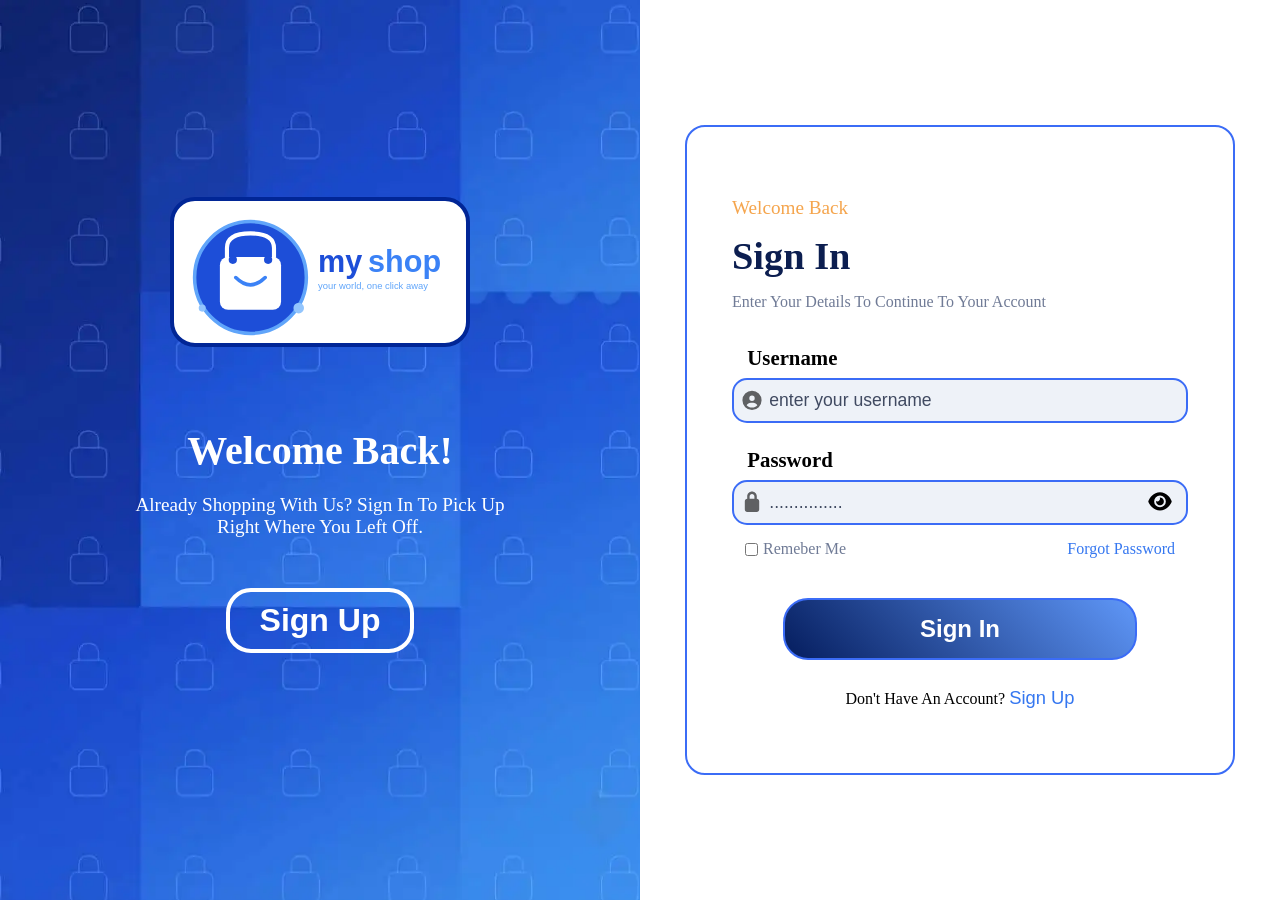
<file: login.html>
<!DOCTYPE html>
<html lang="en">
<head>
    <meta charset="UTF-8">
    <meta name="viewport" content="width=device-width, initial-scale=1.0">
    <title>Login</title>
    <link rel="stylesheet" href="css/all.min.css">
    <link rel="stylesheet" href="css/login.css">
</head>
<body>

    <!-- * start sectionLogin -->
    <div class="res">
        <button class="back" type="button" id="resin">sign in</button>
        <button class="" type="button" id="resup">sign up</button>
    </div>
    <section class="sectionlogin" id="sectionlogin">
        <div class="loginForm">
            <div class="headerLogin">
                <span>welcome back</span>
                <h3 id="headLogin">sign in</h3>
                <p>enter your details to continue to your account</p>
            </div>

            <form>
                <div class="inputLogin">
                    <div class="user">
                        <label for="inUser">username</label>
                        <input id="inUser" type="text" placeholder="Enter Your Username">
                        <i class="fa-solid fa-circle-user I"></i>
                        <span id="SinUser"></span>
                    </div>

                    <div class="pass">
                        <label for="inPass">password</label>
                        <input id="inPass" type="password" placeholder=".........." >
                        <i class="fa-solid fa-lock I"></i>
                        <button type="button" class="eay" id="eay1">
                            <div id="eyeOpen1" >
                                <i class="fa-solid fa-eye" ></i> 
                            </div>
                            <div id="eyeClose1" >
                                <i class="fa-solid fa-eye-slash" ></i>
                            </div>
                        </button>
                        <span id="SinPass"></span>
                    </div>
                </div>

                <div class="dash">
                    <div class="mebox">
                        <input id="checkme" type="checkbox">
                        <label for="checkme">Remeber me</label>
                    </div>

                    <div class="forgot">
                        <a href="">Forgot Password</a>
                    </div>
                </div>

                <button type="submit" id="login">sign in</button>
            </form>

            <div class="creat">
                <p>Don't have an account? <button type="button" id="creatBtn">Sign up</button></p>
            </div>
        </div>
    </section>
    <!-- * end sectionLogin -->

    <!-- * start sectionSingup -->
        <section class="sectionsignup none" id="sectionsignup">
        <div class="signupForm">
            <div class="headerSignup">
                <span>Welcome!</span>
                <h3 id="headSign">sign up</h3>
                <p>Create an account and become a user for MYSHOP</p>
            </div>

            <form>
                <div class="inputSignup">
                    <div class="user">
                        <label for="upUser">username</label>
                        <input id="upUser" type="text" placeholder="Enter Your Username">
                        <i class="fa-solid fa-circle-user I"></i>
                        <span id="SupUser"></span>
                    </div>

                    <div class="email">
                        <label for="upEmail">email</label>
                        <input id="upEmail" type="email" placeholder="example@epitome.com">
                        <i class="fa-solid fa-at I"></i>
                        <span id="SupEmail"></span>
                    </div>

                    <div class="pass">
                        <label for="upPass">password</label>
                        <input id="upPass" type="password" placeholder=".........." >
                        <i class="fa-solid fa-lock I"></i>
                        <button type="button" class="eay" id="eay2">
                            <div id="eyeOpen2" >
                                <i class="fa-solid fa-eye" ></i> 
                            </div>
                            <div id="eyeClose2" >
                                <i class="fa-solid fa-eye-slash" ></i>
                            </div>
                        </button>
                        <span id="SupPass"></span>
                    </div>
                </div>

                <button type="submit" id="signup">sign up</button>
            </form>

            <div class="arrd">
                <p>Already have an account? <button type="button" id="arrdBtn">Sign in</button></p>
            </div>
        </div>
    </section>
    <!-- * end sectionSingup -->
    
    <!-- * start overlay -->
    <div id="overlay">
        <div class="cont">
            <div id="contLogin" >
                <div class="layLogo">
                    <img src="img/myshop_logo.svg" alt="">
                </div>

                <div class="layHead">
                    <h2>Welcome Back!</h2>
                </div>

                <div class="layP">
                    <p>Already shopping with us? Sign in to pick up right where you left off.</p>
                </div>

                <button class="repBtn" type="button" id="layLoginBtn">Sign up</button>
            </div>

            <div id="contSignup" class="none">
                <div class="layLogo">
                    <img src="img/myshop_logo.svg" alt="">
                </div>

                <div class="layHead">
                    <h2>Hello, Friend!</h2>
                </div>

                <div class="layP">
                    <p>Don't have an account yet? Sign up and start exploring everything myshop has for you.</p>
                </div>

                <button class="repBtn" type="button" id="laysignBtn">Sign in</button>
        </div>
    </div>


    <!-- * hava script filse -->
    <script src="js/all.min.js"></script>
    <script src="js/main.js"></script>
    <script src="js/mood.js"></script>
    <script src="js/login.js"></script>
</body>
</html>
</file>
<file: css/login.css>
.mood {
    background-color: #0c1e50;
    padding: 8px 5px;
    width: 80px;
    display: flex;
    align-items: center;
    justify-content: space-between;
    border: #3B6CF6 2px solid;
    border-radius: 65px;
    -webkit-border-radius: 65px;
    -moz-border-radius: 65px;
    -ms-border-radius: 65px;
    -o-border-radius: 65px;
    font-size: 1.1rem;
    cursor: pointer;
    position: relative;
}

.mood:hover {
    transform: scale(1.1,1.1);
    -webkit-transform: scale(1.1,1.1);
    -moz-transform: scale(1.1,1.1);
    -ms-transform: scale(1.1,1.1);
    -o-transform: scale(1.1,1.1);
}

.mood :nth-child(1) {
    z-index: 900;
}
.mood :nth-child(2) {
    z-index: 900;
}

.mood .navBtn {
    position: absolute;
    background-color: rgb(255, 255, 255);
    width: 28px;
    height: 28px;
    border-radius: 50%;
    -webkit-border-radius: 50%;
    -moz-border-radius: 50%;
    -ms-border-radius: 50%;
    -o-border-radius: 50%;
    top: calc(50% - 14px);
    z-index: 899;
}


/* * start style login */

*,
*,
*::after,
*::before {
    margin: 0;
    padding: 0;
    border: none;
    outline: none;
    list-style: none;
    text-decoration: none;
    color: black;
    box-sizing: border-box;
    text-transform: capitalize;
    transition: all 0.4s ease;
    -webkit-transition: all 0.4s ease;
    -moz-transition: all 0.4s ease;
    -ms-transition: all 0.4s ease;
    -o-transition: all 0.4s ease;
}

body {
    overflow: hidden;
    width: 100%;
    height: 100vh;
    position: relative;
}

/* *start style sectionlogin */
.sectionlogin {
    right: 0;
    top: 0;
}

.loginForm {
    height: 650px;
}

.dash {
    display: flex;
    margin:auto;
    width: 85%;
    margin-top: 15px;
    justify-content: space-between;
}

.mebox {
    display: flex;
    justify-content: center;
    align-items: center;
    gap: 5px;
}

.mebox input {
    cursor: pointer;
}

.mebox label {
    color: #707b96 !important;
    cursor: pointer;
}

.forgot a{
    color: #3577F0 !important;
}

.forgot a:hover {
    text-decoration: underline;
    color: #76a1f1 !important;
}

/* *end style sectionlogin */





/* * start style sectionsugnup  */
.sectionsignup {
    top: 0;
    left: 0;
}

.signupForm {
    height: 700px;
}

/* * end style sectionsugnup  */







/* * start style sectionlogin && sectionsugnup */
.sectionlogin,
.sectionsignup {
    width: 50%;
    height: 100%;
    position: absolute;
    display: flex;
    align-items: center;
    justify-content: center;
}

.loginForm,
.signupForm {
    background-color: rgba(255, 255, 255, 0.2);
    backdrop-filter: blur(20px);
    border: #3B6CF6 2px solid;
    width: 550px;
    padding: 20px;
    border-radius: 20px;
    -webkit-border-radius: 20px;
    -moz-border-radius: 20px;
    -ms-border-radius: 20px;
    -o-border-radius: 20px;
    display: flex;
    flex-direction: column;
    justify-content: flex-start;
    gap: 35px;
}


.headerLogin,
.headerSignup {
    margin-top: 50px;
    margin-left: 25px;
    display: flex;
    flex-direction: column;
    gap: 15px
}

.headerLogin span,
.headerSignup span {
    font-size: 1.2rem;
    color: #F5A54D !important;
}

#headLogin,
#headSign {
    font-size: 2.4rem;
    font-weight: 900;
}

.headerLogin p,
.headerSignup p {
    color: #707b96 !important;
}


.colorDark {
    color: #3B6CF6 !important;
}

.colorLight {
    color: #0c1e50 !important;
}

.inputLogin,
.inputSignup {
    display: flex;
    flex-direction: column;
    gap: 25px;
    align-items: center;
    justify-content: center;
}

.user,
.email,
.pass {
    display: flex;
    flex-direction: column;
    gap: 8px; 
    width: 90%;
    position: relative;
}


.user span,
.email span,
.pass span {
    position: absolute;
    background-color: rgb(255, 200, 200);
    right: 10px;
    width: 70%;
    z-index: -1;
    font-size: 0.8rem;
    top: -10px;
    border-radius: 5px;
    -webkit-border-radius: 5px;
    -moz-border-radius: 5px;
    -ms-border-radius: 5px;
    -o-border-radius: 5px;
    color: rgb(255, 0, 0) !important;
    box-shadow: 0 0 10px 0px rgba(255, 0, 0, 0.479);
}

.user label,
.email label,
.pass label {
    font-size: 1.3rem;
    font-weight: 800;
    margin-left: 15px;
}

.user input,
.email input,
.pass input {
    background-color: #c9d4e750;
    backdrop-filter: blur(20px);
    border: #3B6CF6 2px solid;
    width: 100%;
    padding: 10px 20px 10px 35px;
    font-size: 1.1rem;
    font-weight: 500;
    border-radius: 15px;
    -webkit-border-radius: 15px;
    -moz-border-radius: 15px;
    -ms-border-radius: 15px;
    -o-border-radius: 15px;
    text-transform:none;
}

.user input::placeholder,
.email input::placeholder ,
.pass input::placeholder {
    color: #404a61 !important;
    text-transform: lowercase;
}



.user input:focus,
.email input:focus,
.pass input:focus {
    transform: scale(1.05,1.1);
    -webkit-transform: scale(1.05,1.1);
    -moz-transform: scale(1.05,1.1);
    -ms-transform: scale(1.05,1.1);
    -o-transform: scale(1.05,1.1);
    box-shadow: 0 0 10px 10px #3b6df62d;
    background-color: rgba(255, 255, 255, 0.1);
    padding: 10px 20px 10px 40px;
}

.I {
    position: absolute;
    left: 8px;
    top: 50%;
    font-size: 1.2rem;
    transform: translateY(30%);
    -webkit-transform: translateY(30%);
    -moz-transform: translateY(30%);
    -ms-transform: translateY(30%);
    -o-transform: translateY(30%);
    opacity: 0.6;
}


.user:has(input:focus) .I {
    left: 0px;
}

.email:has(input:focus) .I {
    left: 0px;
}

.pass:has(input:focus) .I {
    left: 0px;
}

.eay {
    background-color: transparent;
    position: absolute;
    top: 42px;
    right: 15px;
    font-size: 1.3rem;
    overflow: hidden;
    cursor: pointer;
}

#login,
#signup {
    display: block;
    background: linear-gradient(45deg, #051d5e, #5f97f8);
    width: 70%;
    margin:auto;
    margin-top: 40px;
    padding: 15px 10px;
    font-size: 1.5rem;
    font-weight: 900;
    color: white !important;
    border-radius: 25px;
    -webkit-border-radius: 25px;
    -moz-border-radius: 25px;
    -ms-border-radius: 25px;
    -o-border-radius: 25px;
    cursor: pointer;
    border: #3B6CF6 2px solid;
    transition: all 0.4s ease;
    -webkit-transition: all 0.4s ease;
    -moz-transition: all 0.4s ease;
    -ms-transition: all 0.4s ease;
    -o-transition: all 0.4s ease;
}

#login:hover,
#signup:hover {
    background: linear-gradient(45deg, #ffffff67, #83b1ff3a);
    border: #3B6CF6 2px solid;
    color: #3B6CF6 !important;
    transform: scale(1.1,1.1);
    -webkit-transform: scale(1.1,1.1);
    -moz-transform: scale(1.1,1.1);
    -ms-transform: scale(1.1,1.1);
    -o-transform: scale(1.1,1.1);
    box-shadow: 0 0 10px 10px #3b6df62d;
} 

.creat,
.arrd {
    width: 100%;
    margin-top: -8px;
    text-align: center;
}

#creatBtn,
#arrdBtn {
    background-color: transparent;
    font-size: 1.15rem;
    cursor: pointer;
    color: #3577F0 !important;
}

.none {
    display: none !important;
}

/* * end style sectionlogin && sectionsugnup */



/* * start style overlay */
#overlay {
    width: 50%;
    height: 100%;
    position: absolute;
    z-index: 1000;
    background-image: url(../img/backlogin-ezgif.com-jpg-to-webp-converter.webp);
    background-size: cover;
    background-repeat: no-repeat;
    top: 0;
    left: 0;
    background-position: center;
    display: flex;
    justify-content: center;
    align-items: center;
}


.layLogo {
    width: 300px;
    height: 150px;
    background-color: rgba(255, 255, 255, 1);
    position: relative;
    border: #012696 4px solid;
    border-radius: 25px;
    -webkit-border-radius: 25px;
    -moz-border-radius: 25px;
    -ms-border-radius: 25px;
    -o-border-radius: 25px;
    margin: auto;
    margin-top: -50px;
}

.layLogo img {
    width: 400px;
    position: absolute;
}

.layHead {
    text-align: center;
    margin-top: 80px;
    color: white !important;
}

.layHead h2 {
    color: white !important;
    font-size: 2.5rem;
    font-weight: 900;
}

.layP {
    margin-top: 20px;
    text-align: center;
    width: 400px;
}

.layP p {
    color: white !important;
    font-size: 1.2rem;

}

.repBtn {
    display: block;
    background-color: transparent;
    color: #ffffff !important;
    margin: auto;
    margin-top: 50px;
    padding: 10px 30px;
    font-size: 2rem;
    font-weight: 900;
    border: #ffffff 4px solid;
    border-radius: 25px;
    -webkit-border-radius: 25px;
    -moz-border-radius: 25px;
    -ms-border-radius: 25px;
    -o-border-radius: 25px;
    cursor: pointer;
}

.repBtn:hover {
    background-color:white;
    color:#012696 !important;
    transform: scale(1.1,1.1);
    -webkit-transform: scale(1.1,1.1);
    -moz-transform: scale(1.1,1.1);
    -ms-transform: scale(1.1,1.1);
    -o-transform: scale(1.1,1.1);
    box-shadow: 0 0 10px 10px #0000002d;
}

.res {
    display: none;
}



@media (max-width: 1150px) {
    .loginForm,
    .signupForm {
        width: 400px;
        padding: 0;
    }

    .user span,
    .email span,
    .pass span {
        right: 0px;
        width: 65%;
        font-size: 0.7rem;
        top: -5px;
    }
}

@media (max-width: 850px) {
    #overlay {
        display: none !important;
    }

    .sectionlogin,
    .sectionsignup{
        left:0;
        width: 100%;
        height: auto;
    }

    .loginForm,
    .signupForm {
        width: 500px;
        position: absolute;
        top: 95px;
        height: 600px;
        padding: 0 20px;
        gap: 20px;
}

    .headerLogin,
    .headerSignup {
        gap: 10px;
        margin-top: 15px;
    }



    .res {
        display: block;
        width: 500px;
        height: 80px;
        margin: auto;
        margin-top: 15px;
        background-color: rgba(255, 255, 255, 0.2);
        backdrop-filter: blur(20px);
        border: #3B6CF6 2px solid;
        border-radius: 20px;
        -webkit-border-radius: 20px;
        -moz-border-radius: 20px;
        -ms-border-radius: 20px;
        -o-border-radius: 20px;
        display: flex;
        justify-content: center;
        align-items: center;
        gap: 40px;
}

    #resin,
    #resup {
        background-color: rgba(255, 255, 255, 0.2);
        backdrop-filter: blur(20px);
        border: #3B6CF6 2px solid;
        padding: 10px 50px;
        border-radius: 23px;
        -webkit-border-radius: 23px;
        -moz-border-radius: 23px;
        -ms-border-radius: 23px;
        -o-border-radius: 23px;
        font-size: 1.2rem;
        font-weight: 900;
        cursor: pointer;
    }
    
    
    #resin:hover,
    #resup:hover {
        background-color:#3B6CF6 !important;
        color: white !important;
    }
    
    .back {
        background-color: #3B6CF6 !important;
        color: white !important;
    }
}

@media (max-width: 530px) {
    .res {
        width: 95%;
    }

    
    #resin,
    #resup {
        padding: 10px 30px;
        font-size: 1rem;
    }

    .loginForm,
    .signupForm {
        width: 95%;
    }

    .user span,
    .email span,
    .pass span {
        right: -20px;
        width: 60%;
        font-size: 0.7rem;
        top: -10px;
        line-height: 1.2;
    }
}

/* * end style overlay */
</file>
